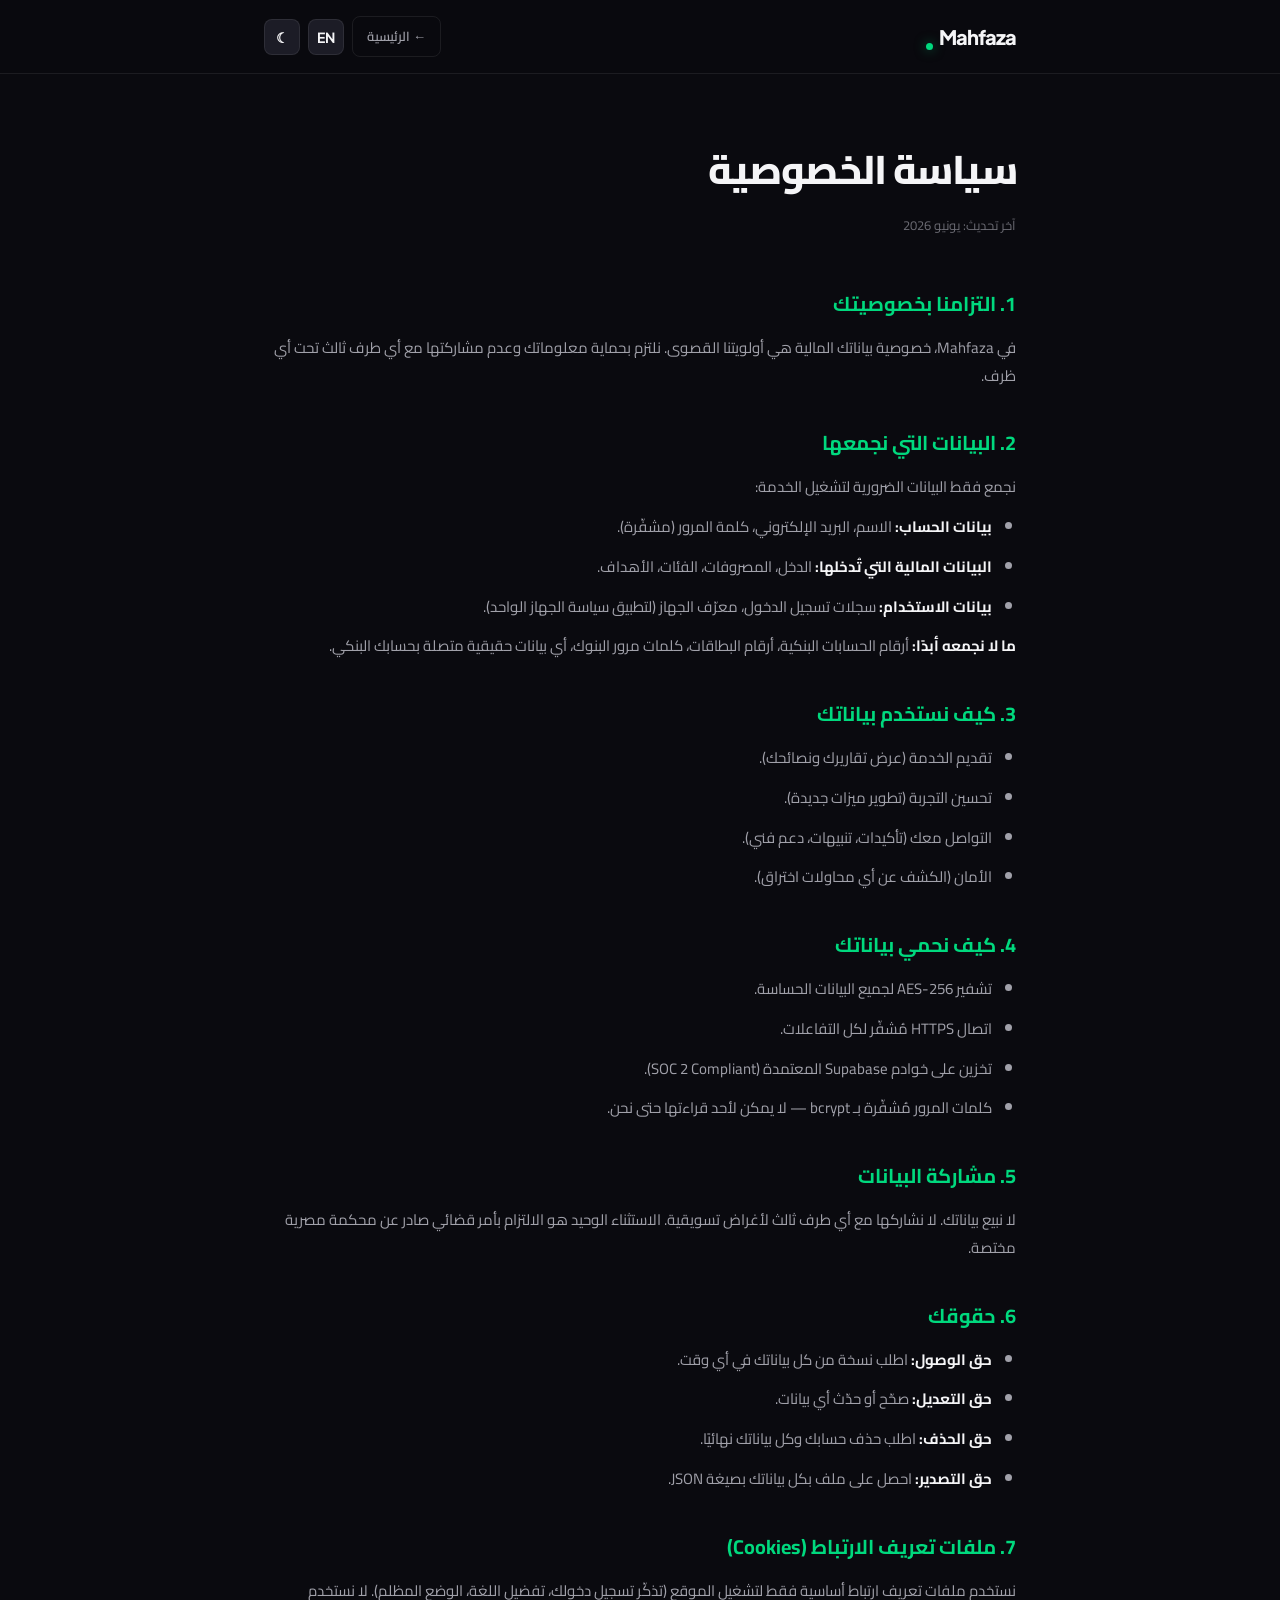
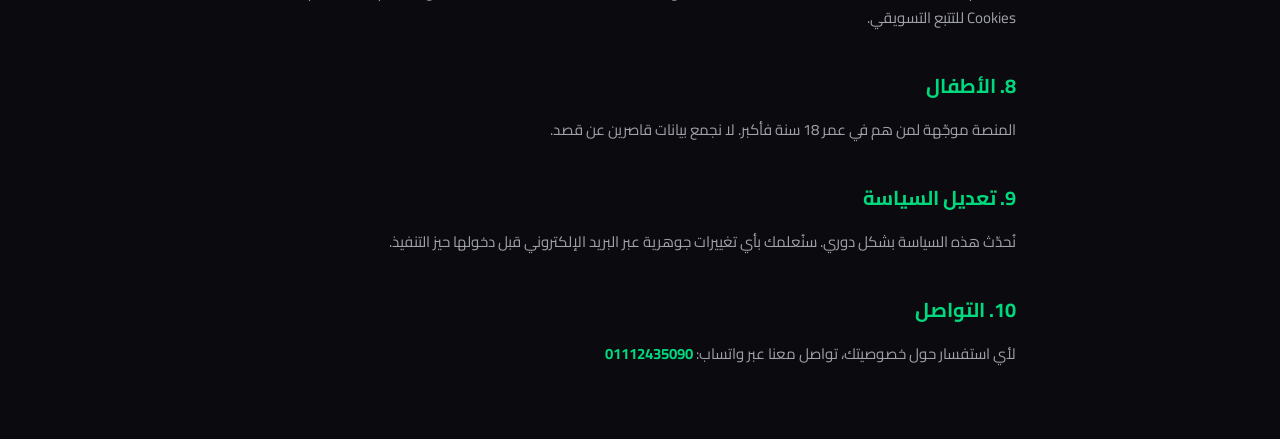
<file: privacy.html>
<!DOCTYPE html>
<html lang="ar" dir="rtl" data-theme="dark">
<head>
<meta charset="UTF-8">
<meta name="viewport" content="width=device-width, initial-scale=1.0">
<title>Privacy Policy — Mahfaza</title>
<link rel="preconnect" href="https://fonts.googleapis.com">
<link rel="preconnect" href="https://fonts.gstatic.com" crossorigin>
<link href="https://fonts.googleapis.com/css2?family=Plus+Jakarta+Sans:wght@400;700;800&family=Cairo:wght@400;600;700;800&display=swap" rel="stylesheet">
<style>
  :root { --brand:#00D97E; --transition:0.3s ease; }
  [data-theme="dark"] {
    --bg:#0A0A0F; --surface:#13131A; --surface-2:#1C1C26;
    --text:#F5F5F7; --text-2:#A1A1AA; --text-3:#6B6B73;
    --border:rgba(255,255,255,0.08); --border-2:rgba(255,255,255,0.15);
  }
  [data-theme="light"] {
    --bg:#FAFAFA; --surface:#FFFFFF; --surface-2:#F4F4F5;
    --text:#18181B; --text-2:#52525B; --text-3:#71717A;
    --border:rgba(0,0,0,0.08); --border-2:rgba(0,0,0,0.15);
  }
  * { margin:0; padding:0; box-sizing:border-box; }
  body { background:var(--bg); color:var(--text); font-family:'Cairo',sans-serif; line-height:1.8; transition:background var(--transition), color var(--transition); }
  [lang="en"] body { font-family:'Plus Jakarta Sans', sans-serif; }
  .nav { position:sticky; top:0; z-index:100; background:color-mix(in srgb, var(--bg) 85%, transparent); backdrop-filter:blur(20px); border-bottom:1px solid var(--border); padding:16px 0; }
  .nav-inner { max-width:800px; margin:0 auto; padding:0 24px; display:flex; align-items:center; justify-content:space-between; gap:12px; }
  .logo { display:flex; align-items:center; gap:6px; font-family:'Plus Jakarta Sans', sans-serif; font-weight:800; font-size:20px; color:var(--text); text-decoration:none; letter-spacing:-1px; }
  .logo-dot { width:7px; height:7px; border-radius:50%; background:var(--brand); align-self:flex-end; margin-bottom:5px; box-shadow:0 0 12px rgba(0,217,126,0.5); }
  .nav-actions { display:flex; gap:8px; align-items:center; }
  .icon-btn { width:36px; height:36px; border-radius:8px; background:var(--surface-2); border:1px solid var(--border); color:var(--text); cursor:pointer; display:flex; align-items:center; justify-content:center; font-size:14px; font-weight:700; font-family:'Plus Jakarta Sans', sans-serif; transition:all 0.2s; }
  .icon-btn:hover { border-color:var(--border-2); }
  .back-btn { padding:8px 14px; border-radius:8px; background:transparent; border:1px solid var(--border); color:var(--text-2); text-decoration:none; font-size:13px; font-weight:600; transition:all 0.2s; font-family:inherit; }
  .back-btn:hover { color:var(--text); border-color:var(--border-2); }
  .container { max-width:800px; margin:0 auto; padding:60px 24px; }
  h1 { font-size:clamp(28px, 5vw, 40px); margin-bottom:8px; font-weight:800; letter-spacing:-1.5px; }
  .meta { color:var(--text-3); font-size:13px; margin-bottom:48px; }
  h2 { font-size:20px; margin:36px 0 12px; color:var(--brand); font-weight:700; }
  p, li { color:var(--text-2); margin-bottom:12px; font-size:15px; line-height:1.85; }
  ul, ol { padding-inline-start:24px; }
  strong { color:var(--text); font-weight:700; }
</style>
</head>
<body>

<nav class="nav">
  <div class="nav-inner">
    <a href="index.html" class="logo">Mahfaza<span class="logo-dot"></span></a>
    <div class="nav-actions">
      <a href="index.html" class="back-btn" id="backBtn">← الرئيسية</a>
      <button class="icon-btn" id="langToggle">EN</button>
      <button class="icon-btn" id="themeToggle">☾</button>
    </div>
  </div>
</nav>

<div class="container">
  <h1 data-i18n="title">سياسة الخصوصية</h1>
  <div class="meta" data-i18n="updated">آخر تحديث: يونيو 2026</div>

  <h2 data-i18n="h1">1. التزامنا بخصوصيتك</h2>
  <p data-i18n="p1">في Mahfaza، خصوصية بياناتك المالية هي أولويتنا القصوى. نلتزم بحماية معلوماتك وعدم مشاركتها مع أي طرف ثالث تحت أي ظرف.</p>

  <h2 data-i18n="h2">2. البيانات التي نجمعها</h2>
  <p data-i18n="p2intro">نجمع فقط البيانات الضرورية لتشغيل الخدمة:</p>
  <ul>
    <li data-i18n="p2a"><strong>بيانات الحساب:</strong> الاسم، البريد الإلكتروني، كلمة المرور (مشفّرة).</li>
    <li data-i18n="p2b"><strong>البيانات المالية التي تُدخلها:</strong> الدخل، المصروفات، الفئات، الأهداف.</li>
    <li data-i18n="p2c"><strong>بيانات الاستخدام:</strong> سجلات تسجيل الدخول، معرّف الجهاز (لتطبيق سياسة الجهاز الواحد).</li>
  </ul>
  <p data-i18n="p2outro"><strong>ما لا نجمعه أبدًا:</strong> أرقام الحسابات البنكية، أرقام البطاقات، كلمات مرور البنوك، أي بيانات حقيقية متصلة بحسابك البنكي.</p>

  <h2 data-i18n="h3">3. كيف نستخدم بياناتك</h2>
  <ul>
    <li data-i18n="p3a">تقديم الخدمة (عرض تقاريرك ونصائحك).</li>
    <li data-i18n="p3b">تحسين التجربة (تطوير ميزات جديدة).</li>
    <li data-i18n="p3c">التواصل معك (تأكيدات، تنبيهات، دعم فني).</li>
    <li data-i18n="p3d">الأمان (الكشف عن أي محاولات اختراق).</li>
  </ul>

  <h2 data-i18n="h4">4. كيف نحمي بياناتك</h2>
  <ul>
    <li data-i18n="p4a">تشفير AES-256 لجميع البيانات الحساسة.</li>
    <li data-i18n="p4b">اتصال HTTPS مُشفّر لكل التفاعلات.</li>
    <li data-i18n="p4c">تخزين على خوادم Supabase المعتمدة (SOC 2 Compliant).</li>
    <li data-i18n="p4d">كلمات المرور مُشفّرة بـ bcrypt — لا يمكن لأحد قراءتها حتى نحن.</li>
  </ul>

  <h2 data-i18n="h5">5. مشاركة البيانات</h2>
  <p data-i18n="p5">لا نبيع بياناتك. لا نشاركها مع أي طرف ثالث لأغراض تسويقية. الاستثناء الوحيد هو الالتزام بأمر قضائي صادر عن محكمة مصرية مختصة.</p>

  <h2 data-i18n="h6">6. حقوقك</h2>
  <ul>
    <li data-i18n="p6a"><strong>حق الوصول:</strong> اطلب نسخة من كل بياناتك في أي وقت.</li>
    <li data-i18n="p6b"><strong>حق التعديل:</strong> صحّح أو حدّث أي بيانات.</li>
    <li data-i18n="p6c"><strong>حق الحذف:</strong> اطلب حذف حسابك وكل بياناتك نهائيًا.</li>
    <li data-i18n="p6d"><strong>حق التصدير:</strong> احصل على ملف بكل بياناتك بصيغة JSON.</li>
  </ul>

  <h2 data-i18n="h7">7. ملفات تعريف الارتباط (Cookies)</h2>
  <p data-i18n="p7">نستخدم ملفات تعريف ارتباط أساسية فقط لتشغيل الموقع (تذكّر تسجيل دخولك، تفضيل اللغة، الوضع المظلم). لا نستخدم Cookies للتتبع التسويقي.</p>

  <h2 data-i18n="h8">8. الأطفال</h2>
  <p data-i18n="p8">المنصة موجّهة لمن هم في عمر 18 سنة فأكبر. لا نجمع بيانات قاصرين عن قصد.</p>

  <h2 data-i18n="h9">9. تعديل السياسة</h2>
  <p data-i18n="p9">نُحدّث هذه السياسة بشكل دوري. سنُعلمك بأي تغييرات جوهرية عبر البريد الإلكتروني قبل دخولها حيز التنفيذ.</p>

  <h2 data-i18n="h10">10. التواصل</h2>
  <p data-i18n="p10">لأي استفسار حول خصوصيتك، تواصل معنا عبر واتساب: <strong style="color:var(--brand);">01112435090</strong></p>
</div>

<script>
const STRINGS = {
  ar: {
    title: 'سياسة الخصوصية', updated: 'آخر تحديث: يونيو 2026', back: '← الرئيسية',
    h1: '1. التزامنا بخصوصيتك', p1: 'في Mahfaza، خصوصية بياناتك المالية هي أولويتنا القصوى. نلتزم بحماية معلوماتك وعدم مشاركتها مع أي طرف ثالث تحت أي ظرف.',
    h2: '2. البيانات التي نجمعها', p2intro: 'نجمع فقط البيانات الضرورية لتشغيل الخدمة:',
    p2a: '<strong>بيانات الحساب:</strong> الاسم، البريد الإلكتروني، كلمة المرور (مشفّرة).',
    p2b: '<strong>البيانات المالية التي تُدخلها:</strong> الدخل، المصروفات، الفئات، الأهداف.',
    p2c: '<strong>بيانات الاستخدام:</strong> سجلات تسجيل الدخول، معرّف الجهاز (لتطبيق سياسة الجهاز الواحد).',
    p2outro: '<strong>ما لا نجمعه أبدًا:</strong> أرقام الحسابات البنكية، أرقام البطاقات، كلمات مرور البنوك، أي بيانات حقيقية متصلة بحسابك البنكي.',
    h3: '3. كيف نستخدم بياناتك',
    p3a: 'تقديم الخدمة (عرض تقاريرك ونصائحك).',
    p3b: 'تحسين التجربة (تطوير ميزات جديدة).',
    p3c: 'التواصل معك (تأكيدات، تنبيهات، دعم فني).',
    p3d: 'الأمان (الكشف عن أي محاولات اختراق).',
    h4: '4. كيف نحمي بياناتك',
    p4a: 'تشفير AES-256 لجميع البيانات الحساسة.',
    p4b: 'اتصال HTTPS مُشفّر لكل التفاعلات.',
    p4c: 'تخزين على خوادم Supabase المعتمدة (SOC 2 Compliant).',
    p4d: 'كلمات المرور مُشفّرة بـ bcrypt — لا يمكن لأحد قراءتها حتى نحن.',
    h5: '5. مشاركة البيانات', p5: 'لا نبيع بياناتك. لا نشاركها مع أي طرف ثالث لأغراض تسويقية. الاستثناء الوحيد هو الالتزام بأمر قضائي صادر عن محكمة مصرية مختصة.',
    h6: '6. حقوقك',
    p6a: '<strong>حق الوصول:</strong> اطلب نسخة من كل بياناتك في أي وقت.',
    p6b: '<strong>حق التعديل:</strong> صحّح أو حدّث أي بيانات.',
    p6c: '<strong>حق الحذف:</strong> اطلب حذف حسابك وكل بياناتك نهائيًا.',
    p6d: '<strong>حق التصدير:</strong> احصل على ملف بكل بياناتك بصيغة JSON.',
    h7: '7. ملفات تعريف الارتباط (Cookies)', p7: 'نستخدم ملفات تعريف ارتباط أساسية فقط لتشغيل الموقع (تذكّر تسجيل دخولك، تفضيل اللغة، الوضع المظلم). لا نستخدم Cookies للتتبع التسويقي.',
    h8: '8. الأطفال', p8: 'المنصة موجّهة لمن هم في عمر 18 سنة فأكبر. لا نجمع بيانات قاصرين عن قصد.',
    h9: '9. تعديل السياسة', p9: 'نُحدّث هذه السياسة بشكل دوري. سنُعلمك بأي تغييرات جوهرية عبر البريد الإلكتروني قبل دخولها حيز التنفيذ.',
    h10: '10. التواصل', p10: 'لأي استفسار حول خصوصيتك، تواصل معنا عبر واتساب: <strong style="color:var(--brand);">01112435090</strong>'
  },
  en: {
    title: 'Privacy Policy', updated: 'Last updated: June 2026', back: '← Home',
    h1: '1. Our Commitment to Your Privacy', p1: 'At Mahfaza, the privacy of your financial data is our top priority. We commit to protecting your information and never sharing it with any third party under any circumstance.',
    h2: '2. Data We Collect', p2intro: 'We collect only the data necessary to run the service:',
    p2a: '<strong>Account data:</strong> name, email address, password (encrypted).',
    p2b: '<strong>Financial data you enter:</strong> income, expenses, categories, goals.',
    p2c: '<strong>Usage data:</strong> login records, device ID (for single-device policy enforcement).',
    p2outro: '<strong>What we never collect:</strong> bank account numbers, card numbers, bank passwords, any real data connected to your bank account.',
    h3: '3. How We Use Your Data',
    p3a: 'Provide the service (showing your reports and advice).',
    p3b: 'Improve the experience (developing new features).',
    p3c: 'Contact you (confirmations, alerts, technical support).',
    p3d: 'Security (detecting any hacking attempts).',
    h4: '4. How We Protect Your Data',
    p4a: 'AES-256 encryption for all sensitive data.',
    p4b: 'Encrypted HTTPS connection for all interactions.',
    p4c: 'Storage on certified Supabase servers (SOC 2 Compliant).',
    p4d: 'Passwords encrypted with bcrypt — no one can read them, not even us.',
    h5: '5. Data Sharing', p5: 'We do not sell your data. We do not share it with any third party for marketing purposes. The only exception is compliance with a court order issued by a competent Egyptian court.',
    h6: '6. Your Rights',
    p6a: '<strong>Right to access:</strong> request a copy of all your data at any time.',
    p6b: '<strong>Right to correct:</strong> fix or update any data.',
    p6c: '<strong>Right to delete:</strong> request permanent deletion of your account and all your data.',
    p6d: '<strong>Right to export:</strong> get a file with all your data in JSON format.',
    h7: '7. Cookies', p7: 'We use only essential cookies to run the site (remember your login, language preference, dark mode). We do not use cookies for marketing tracking.',
    h8: '8. Children', p8: 'The platform is intended for those 18 years and older. We do not knowingly collect data from minors.',
    h9: '9. Policy Modifications', p9: 'We update this policy periodically. We will notify you of any material changes via email before they take effect.',
    h10: '10. Contact', p10: 'For any question about your privacy, contact us via WhatsApp: <strong style="color:var(--brand);">01112435090</strong>'
  }
};

function applyLanguage(lang) {
  document.documentElement.setAttribute('lang', lang);
  document.documentElement.setAttribute('dir', lang === 'ar' ? 'rtl' : 'ltr');
  const dict = STRINGS[lang];
  document.querySelectorAll('[data-i18n]').forEach(el => {
    const key = el.getAttribute('data-i18n');
    if (dict[key]) el.innerHTML = dict[key];
  });
  document.getElementById('backBtn').textContent = dict.back;
  document.getElementById('langToggle').textContent = lang === 'ar' ? 'EN' : 'ع';
  document.title = dict.title + ' — Mahfaza';
  localStorage.setItem('mahfaza_lang', lang);
}

function applyTheme(theme) {
  document.documentElement.setAttribute('data-theme', theme);
  document.getElementById('themeToggle').textContent = theme === 'dark' ? '☾' : '☀';
  localStorage.setItem('mahfaza_theme', theme);
}

document.getElementById('langToggle').addEventListener('click', () => {
  const cur = document.documentElement.getAttribute('lang') || 'ar';
  applyLanguage(cur === 'ar' ? 'en' : 'ar');
});
document.getElementById('themeToggle').addEventListener('click', () => {
  const cur = document.documentElement.getAttribute('data-theme') || 'dark';
  applyTheme(cur === 'dark' ? 'light' : 'dark');
});

applyLanguage(localStorage.getItem('mahfaza_lang') || 'ar');
applyTheme(localStorage.getItem('mahfaza_theme') || 'dark');
</script>
</body>
</html>
</file>
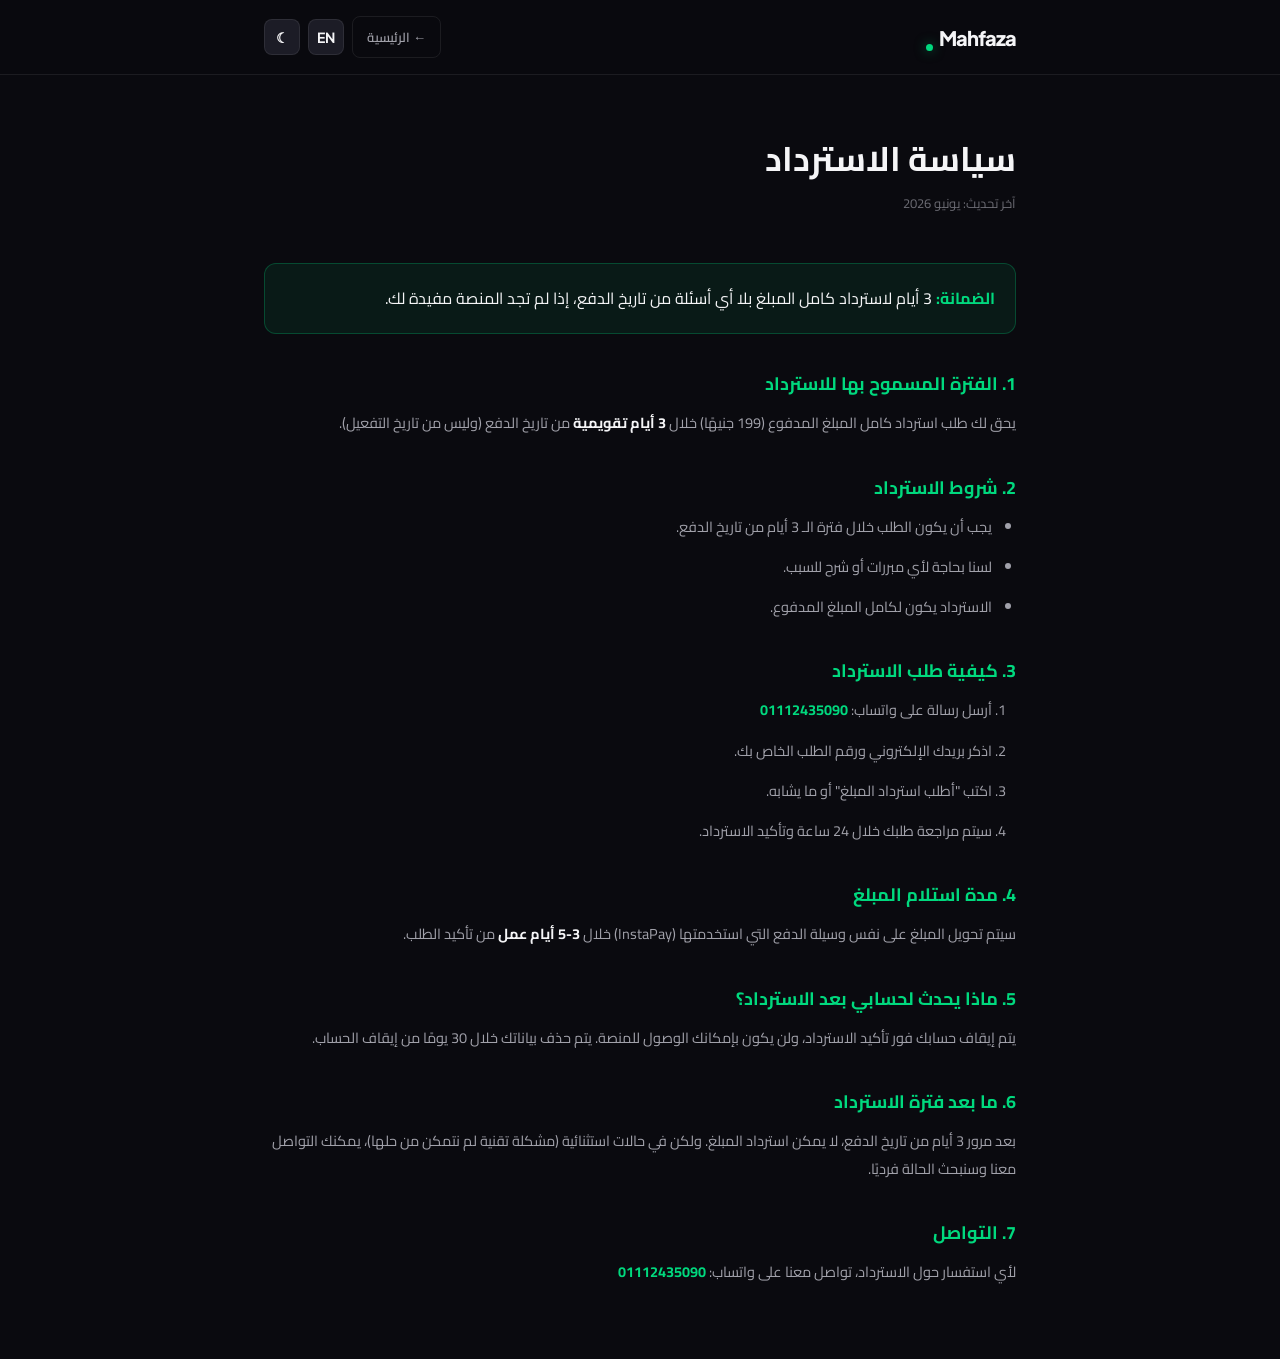
<file: refund.html>
<!DOCTYPE html>
<html lang="ar" dir="rtl" data-theme="dark">
<head>
<meta charset="UTF-8">
<meta name="viewport" content="width=device-width, initial-scale=1.0">
<title>Refund Policy — Mahfaza</title>
<link rel="preconnect" href="https://fonts.googleapis.com">
<link rel="preconnect" href="https://fonts.gstatic.com" crossorigin>
<link href="https://fonts.googleapis.com/css2?family=Plus+Jakarta+Sans:wght@400;700;800&family=Cairo:wght@400;600;700;800&display=swap" rel="stylesheet">
<style>
  :root { --brand:#00D97E; --transition:0.3s ease; }
  [data-theme="dark"] {
    --bg:#0A0A0F; --surface:#13131A; --surface-2:#1C1C26;
    --text:#F5F5F7; --text-2:#A1A1AA; --text-3:#6B6B73;
    --border:rgba(255,255,255,0.08); --border-2:rgba(255,255,255,0.15);
  }
  [data-theme="light"] {
    --bg:#FAFAFA; --surface:#FFFFFF; --surface-2:#F4F4F5;
    --text:#18181B; --text-2:#52525B; --text-3:#71717A;
    --border:rgba(0,0,0,0.08); --border-2:rgba(0,0,0,0.15);
  }
  * { margin:0; padding:0; box-sizing:border-box; }
  body { background:var(--bg); color:var(--text); font-family:'Cairo',sans-serif; line-height:1.8; transition:background var(--transition), color var(--transition); }
  [lang="en"] body { font-family:'Plus Jakarta Sans', sans-serif; }
  .nav { position:sticky; top:0; z-index:100; background:color-mix(in srgb, var(--bg) 85%, transparent); backdrop-filter:blur(20px); border-bottom:1px solid var(--border); padding:16px 0; }
  .nav-inner { max-width:800px; margin:0 auto; padding:0 24px; display:flex; align-items:center; justify-content:space-between; gap:12px; }
  .logo { display:flex; align-items:center; gap:6px; font-family:'Plus Jakarta Sans', sans-serif; font-weight:800; font-size:20px; color:var(--text); text-decoration:none; letter-spacing:-1px; }
  .logo-dot { width:7px; height:7px; border-radius:50%; background:var(--brand); align-self:flex-end; margin-bottom:5px; box-shadow:0 0 12px rgba(0,217,126,0.5); }
  .nav-actions { display:flex; gap:8px; align-items:center; }
  .icon-btn { width:36px; height:36px; border-radius:8px; background:var(--surface-2); border:1px solid var(--border); color:var(--text); cursor:pointer; display:flex; align-items:center; justify-content:center; font-size:14px; font-weight:700; font-family:'Plus Jakarta Sans', sans-serif; transition:all 0.2s; }
  .icon-btn:hover { border-color:var(--border-2); }
  .back-btn { padding:8px 14px; border-radius:8px; background:transparent; border:1px solid var(--border); color:var(--text-2); text-decoration:none; font-size:13px; font-weight:600; transition:all 0.2s; font-family:inherit; }
  .back-btn:hover { color:var(--text); border-color:var(--border-2); }
  .container { max-width:800px; margin:0 auto; padding:60px 24px; }
  h1 { font-size:clamp(28px, 5vw, 40px); margin-bottom:8px; font-weight:800; letter-spacing:-1.5px; }
  .meta { color:var(--text-3); font-size:13px; margin-bottom:48px; }
  h2 { font-size:20px; margin:36px 0 12px; color:var(--brand); font-weight:700; }
  p, li { color:var(--text-2); margin-bottom:12px; font-size:15px; line-height:1.85; }
  ul, ol { padding-inline-start:24px; }
  strong { color:var(--text); font-weight:700; }
  .highlight { background:rgba(0,217,126,0.08); border:1px solid rgba(0,217,126,0.25); border-radius:12px; padding:20px; margin:24px 0; }
  .highlight strong { color:var(--brand); }

  /* Arabic typography fixes — negative letter-spacing breaks cursive Arabic */
  [lang="ar"] h1 { letter-spacing: 0 !important; font-size: clamp(24px, 4vw, 34px); line-height: 1.4; font-weight: 700; }
  [lang="ar"] h2 { letter-spacing: 0 !important; font-size: 18px; line-height: 1.5; }
  [lang="ar"] p, [lang="ar"] li { font-size: 14.5px; line-height: 1.95; }
  [lang="ar"] body { line-height: 1.85; }
</style>
</head>
<body>

<nav class="nav">
  <div class="nav-inner">
    <a href="index.html" class="logo">Mahfaza<span class="logo-dot"></span></a>
    <div class="nav-actions">
      <a href="index.html" class="back-btn" id="backBtn">← الرئيسية</a>
      <button class="icon-btn" id="langToggle">EN</button>
      <button class="icon-btn" id="themeToggle">☾</button>
    </div>
  </div>
</nav>

<div class="container">
  <h1 data-i18n="title">سياسة الاسترداد</h1>
  <div class="meta" data-i18n="updated">آخر تحديث: يونيو 2026</div>

  <div class="highlight">
    <strong data-i18n="guarantee">الضمانة:</strong> <span data-i18n="guaranteeText">3 أيام لاسترداد كامل المبلغ بلا أي أسئلة من تاريخ الدفع، إذا لم تجد المنصة مفيدة لك.</span>
  </div>

  <h2 data-i18n="h1">1. الفترة المسموح بها للاسترداد</h2>
  <p data-i18n="p1">يحق لك طلب استرداد كامل المبلغ المدفوع (199 جنيهًا) خلال <strong>3 أيام تقويمية</strong> من تاريخ الدفع (وليس من تاريخ التفعيل).</p>

  <h2 data-i18n="h2">2. شروط الاسترداد</h2>
  <ul>
    <li data-i18n="p2a">يجب أن يكون الطلب خلال فترة الـ 3 أيام من تاريخ الدفع.</li>
    <li data-i18n="p2b">لسنا بحاجة لأي مبررات أو شرح للسبب.</li>
    <li data-i18n="p2c">الاسترداد يكون لكامل المبلغ المدفوع.</li>
  </ul>

  <h2 data-i18n="h3">3. كيفية طلب الاسترداد</h2>
  <ol>
    <li data-i18n="p3a">أرسل رسالة على واتساب: <strong style="color:var(--brand);">01112435090</strong></li>
    <li data-i18n="p3b">اذكر بريدك الإلكتروني ورقم الطلب الخاص بك.</li>
    <li data-i18n="p3c">اكتب "أطلب استرداد المبلغ" أو ما يشابه.</li>
    <li data-i18n="p3d">سيتم مراجعة طلبك خلال 24 ساعة وتأكيد الاسترداد.</li>
  </ol>

  <h2 data-i18n="h4">4. مدة استلام المبلغ</h2>
  <p data-i18n="p4">سيتم تحويل المبلغ على نفس وسيلة الدفع التي استخدمتها (InstaPay) خلال <strong>3-5 أيام عمل</strong> من تأكيد الطلب.</p>

  <h2 data-i18n="h5">5. ماذا يحدث لحسابي بعد الاسترداد؟</h2>
  <p data-i18n="p5">يتم إيقاف حسابك فور تأكيد الاسترداد، ولن يكون بإمكانك الوصول للمنصة. يتم حذف بياناتك خلال 30 يومًا من إيقاف الحساب.</p>

  <h2 data-i18n="h6">6. ما بعد فترة الاسترداد</h2>
  <p data-i18n="p6">بعد مرور 3 أيام من تاريخ الدفع، لا يمكن استرداد المبلغ. ولكن في حالات استثنائية (مشكلة تقنية لم نتمكن من حلها)، يمكنك التواصل معنا وسنبحث الحالة فرديًا.</p>

  <h2 data-i18n="h7">7. التواصل</h2>
  <p data-i18n="p7">لأي استفسار حول الاسترداد، تواصل معنا على واتساب: <strong style="color:var(--brand);">01112435090</strong></p>
</div>

<script>
const STRINGS = {
  ar: {
    title: 'سياسة الاسترداد', updated: 'آخر تحديث: يونيو 2026', back: '← الرئيسية',
    guarantee: 'الضمانة:', guaranteeText: '3 أيام لاسترداد كامل المبلغ بلا أي أسئلة من تاريخ الدفع، إذا لم تجد المنصة مفيدة لك.',
    h1: '1. الفترة المسموح بها للاسترداد', p1: 'يحق لك طلب استرداد كامل المبلغ المدفوع (199 جنيهًا) خلال <strong>3 أيام تقويمية</strong> من تاريخ الدفع (وليس من تاريخ التفعيل).',
    h2: '2. شروط الاسترداد',
    p2a: 'يجب أن يكون الطلب خلال فترة الـ 3 أيام من تاريخ الدفع.',
    p2b: 'لسنا بحاجة لأي مبررات أو شرح للسبب.',
    p2c: 'الاسترداد يكون لكامل المبلغ المدفوع.',
    h3: '3. كيفية طلب الاسترداد',
    p3a: 'أرسل رسالة على واتساب: <strong style="color:var(--brand);">01112435090</strong>',
    p3b: 'اذكر بريدك الإلكتروني ورقم الطلب الخاص بك.',
    p3c: 'اكتب "أطلب استرداد المبلغ" أو ما يشابه.',
    p3d: 'سيتم مراجعة طلبك خلال 24 ساعة وتأكيد الاسترداد.',
    h4: '4. مدة استلام المبلغ', p4: 'سيتم تحويل المبلغ على نفس وسيلة الدفع التي استخدمتها (InstaPay) خلال <strong>3-5 أيام عمل</strong> من تأكيد الطلب.',
    h5: '5. ماذا يحدث لحسابي بعد الاسترداد؟', p5: 'يتم إيقاف حسابك فور تأكيد الاسترداد، ولن يكون بإمكانك الوصول للمنصة. يتم حذف بياناتك خلال 30 يومًا من إيقاف الحساب.',
    h6: '6. ما بعد فترة الاسترداد', p6: 'بعد مرور 3 أيام من تاريخ الدفع، لا يمكن استرداد المبلغ. ولكن في حالات استثنائية (مشكلة تقنية لم نتمكن من حلها)، يمكنك التواصل معنا وسنبحث الحالة فرديًا.',
    h7: '7. التواصل', p7: 'لأي استفسار حول الاسترداد، تواصل معنا على واتساب: <strong style="color:var(--brand);">01112435090</strong>'
  },
  en: {
    title: 'Refund Policy', updated: 'Last updated: June 2026', back: '← Home',
    guarantee: 'Guarantee:', guaranteeText: '3 days for a full refund from payment date with no questions asked, if you find the platform isn\'t useful for you.',
    h1: '1. Refund Window', p1: 'You are entitled to request a full refund of the amount paid (199 EGP) within <strong>3 calendar days</strong> from the payment date (not the activation date).',
    h2: '2. Refund Conditions',
    p2a: 'The request must be within the 3-day window from payment date.',
    p2b: 'We don\'t need any justification or explanation.',
    p2c: 'The refund is for the full amount paid.',
    h3: '3. How to Request a Refund',
    p3a: 'Send a WhatsApp message: <strong style="color:var(--brand);">01112435090</strong>',
    p3b: 'Mention your email and your Order ID.',
    p3c: 'Write "I request a refund" or similar.',
    p3d: 'Your request will be reviewed within 24 hours and the refund confirmed.',
    h4: '4. Time to Receive the Refund', p4: 'The amount will be transferred via the same payment method you used (InstaPay) within <strong>3-5 business days</strong> of confirmation.',
    h5: '5. What Happens to My Account After Refund?', p5: 'Your account is suspended immediately upon refund confirmation, and you will no longer have access to the platform. Your data is deleted within 30 days of suspension.',
    h6: '6. Beyond the Refund Window', p6: 'After 3 days from payment date, refunds are not available. However, in exceptional cases (a technical issue we couldn\'t resolve), you can contact us and we\'ll review the case individually.',
    h7: '7. Contact', p7: 'For any question about refunds, contact us via WhatsApp: <strong style="color:var(--brand);">01112435090</strong>'
  }
};

function applyLanguage(lang) {
  document.documentElement.setAttribute('lang', lang);
  document.documentElement.setAttribute('dir', lang === 'ar' ? 'rtl' : 'ltr');
  const dict = STRINGS[lang];
  document.querySelectorAll('[data-i18n]').forEach(el => {
    const key = el.getAttribute('data-i18n');
    if (dict[key]) el.innerHTML = dict[key];
  });
  document.getElementById('backBtn').textContent = dict.back;
  document.getElementById('langToggle').textContent = lang === 'ar' ? 'EN' : 'ع';
  document.title = dict.title + ' — Mahfaza';
  localStorage.setItem('mahfaza_lang', lang);
}

function applyTheme(theme) {
  document.documentElement.setAttribute('data-theme', theme);
  document.getElementById('themeToggle').textContent = theme === 'dark' ? '☾' : '☀';
  localStorage.setItem('mahfaza_theme', theme);
}

document.getElementById('langToggle').addEventListener('click', () => {
  const cur = document.documentElement.getAttribute('lang') || 'ar';
  applyLanguage(cur === 'ar' ? 'en' : 'ar');
});
document.getElementById('themeToggle').addEventListener('click', () => {
  const cur = document.documentElement.getAttribute('data-theme') || 'dark';
  applyTheme(cur === 'dark' ? 'light' : 'dark');
});

applyLanguage(localStorage.getItem('mahfaza_lang') || 'ar');
applyTheme(localStorage.getItem('mahfaza_theme') || 'dark');
</script>
</body>
</html>
</file>
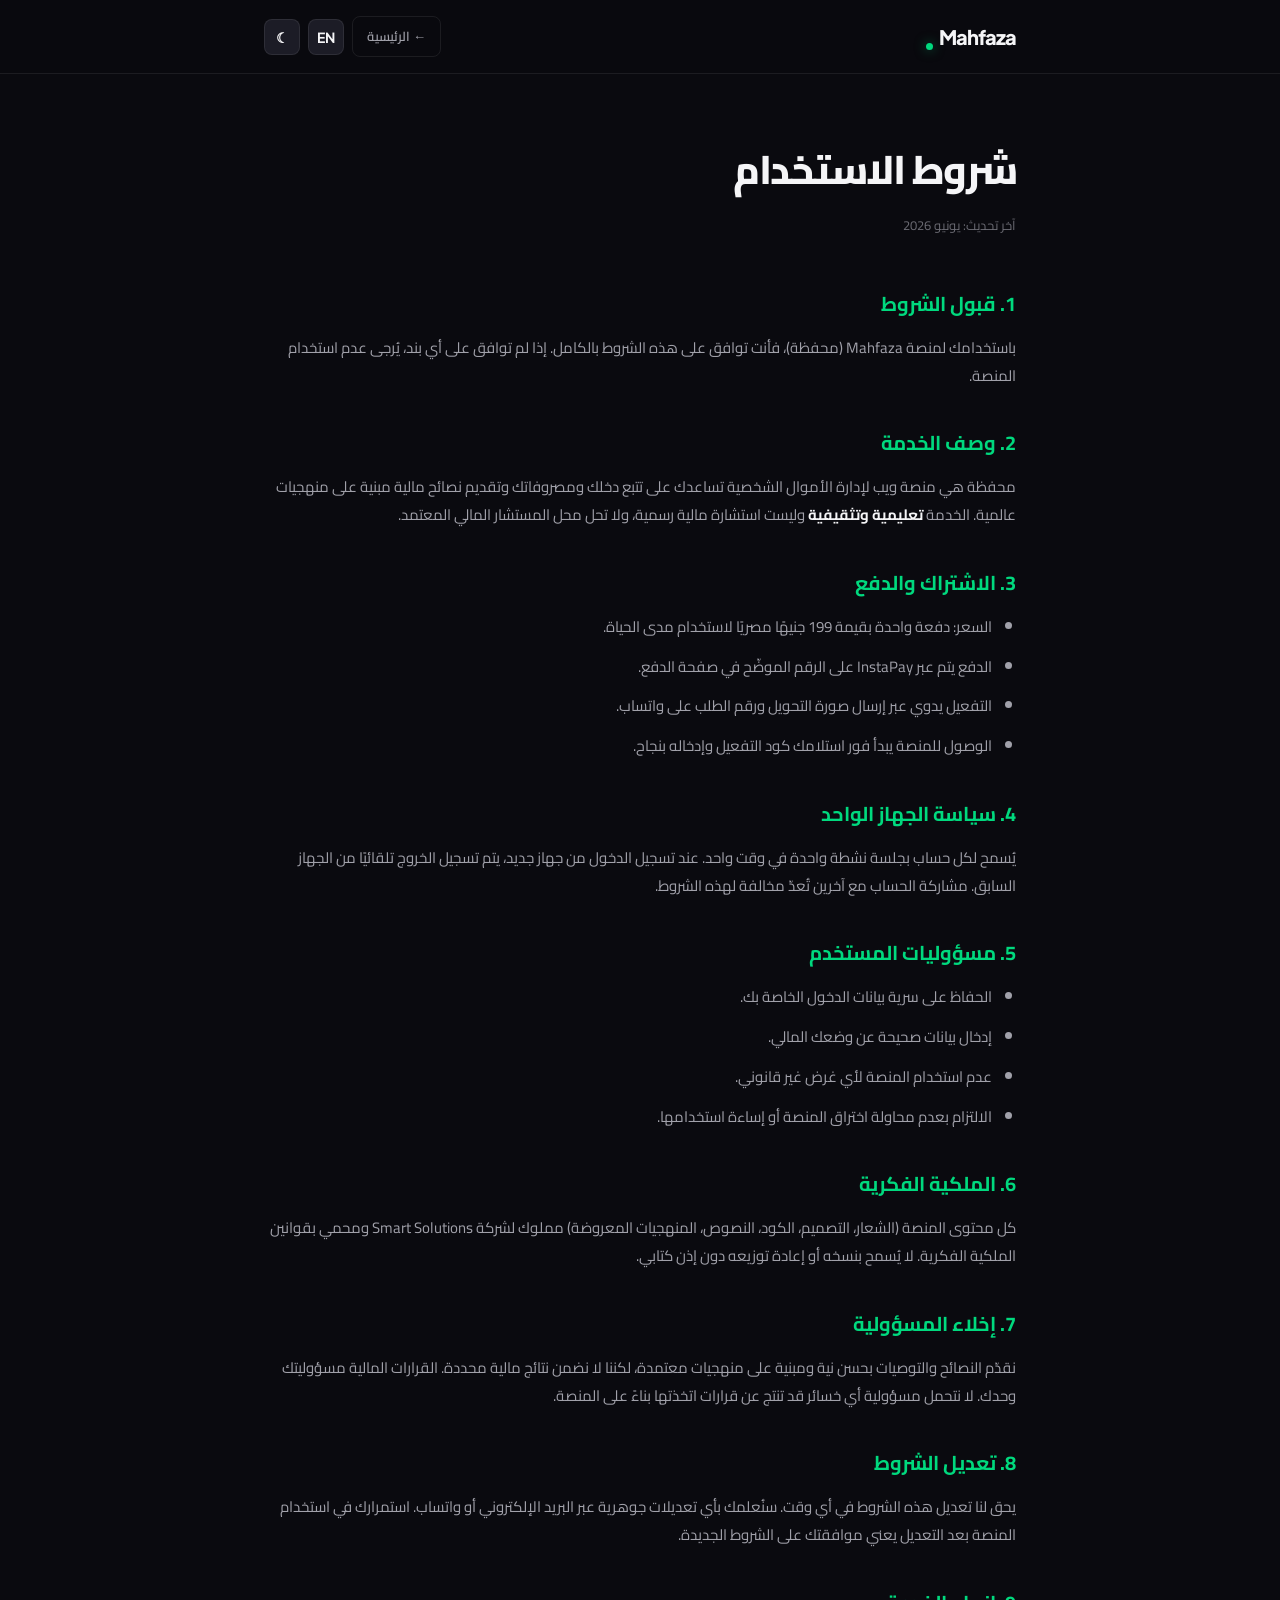
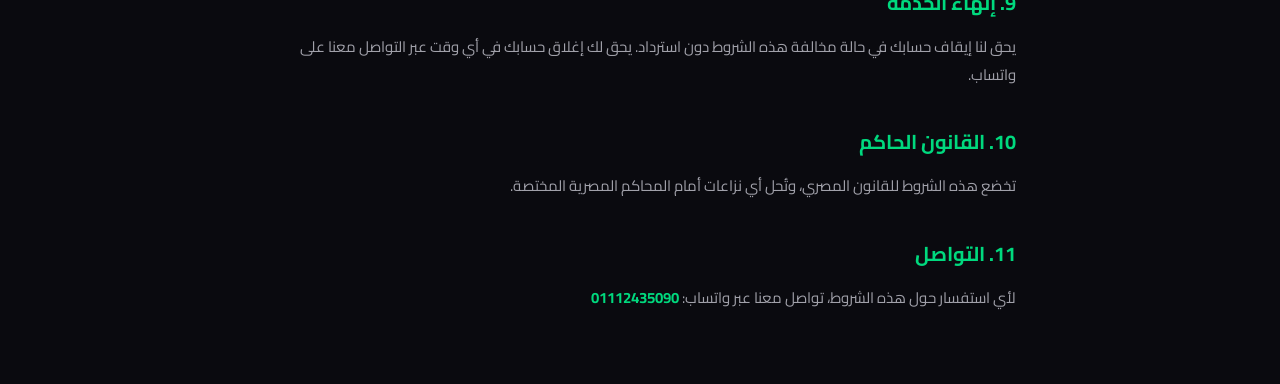
<file: terms.html>
<!DOCTYPE html>
<html lang="ar" dir="rtl" data-theme="dark">
<head>
<meta charset="UTF-8">
<meta name="viewport" content="width=device-width, initial-scale=1.0">
<title>Terms of Service — Mahfaza</title>
<link rel="preconnect" href="https://fonts.googleapis.com">
<link rel="preconnect" href="https://fonts.gstatic.com" crossorigin>
<link href="https://fonts.googleapis.com/css2?family=Plus+Jakarta+Sans:wght@400;700;800&family=Cairo:wght@400;600;700;800&display=swap" rel="stylesheet">
<style>
  :root { --brand:#00D97E; --transition:0.3s ease; }
  [data-theme="dark"] {
    --bg:#0A0A0F; --surface:#13131A; --surface-2:#1C1C26;
    --text:#F5F5F7; --text-2:#A1A1AA; --text-3:#6B6B73;
    --border:rgba(255,255,255,0.08); --border-2:rgba(255,255,255,0.15);
  }
  [data-theme="light"] {
    --bg:#FAFAFA; --surface:#FFFFFF; --surface-2:#F4F4F5;
    --text:#18181B; --text-2:#52525B; --text-3:#71717A;
    --border:rgba(0,0,0,0.08); --border-2:rgba(0,0,0,0.15);
  }
  * { margin:0; padding:0; box-sizing:border-box; }
  body { background:var(--bg); color:var(--text); font-family:'Cairo',sans-serif; line-height:1.8; transition:background var(--transition), color var(--transition); }
  [lang="en"] body { font-family:'Plus Jakarta Sans', sans-serif; }
  .nav { position:sticky; top:0; z-index:100; background:color-mix(in srgb, var(--bg) 85%, transparent); backdrop-filter:blur(20px); border-bottom:1px solid var(--border); padding:16px 0; }
  .nav-inner { max-width:800px; margin:0 auto; padding:0 24px; display:flex; align-items:center; justify-content:space-between; gap:12px; }
  .logo { display:flex; align-items:center; gap:6px; font-family:'Plus Jakarta Sans', sans-serif; font-weight:800; font-size:20px; color:var(--text); text-decoration:none; letter-spacing:-1px; }
  .logo-dot { width:7px; height:7px; border-radius:50%; background:var(--brand); align-self:flex-end; margin-bottom:5px; box-shadow:0 0 12px rgba(0,217,126,0.5); }
  .nav-actions { display:flex; gap:8px; align-items:center; }
  .icon-btn { width:36px; height:36px; border-radius:8px; background:var(--surface-2); border:1px solid var(--border); color:var(--text); cursor:pointer; display:flex; align-items:center; justify-content:center; font-size:14px; font-weight:700; font-family:'Plus Jakarta Sans', sans-serif; transition:all 0.2s; }
  .icon-btn:hover { border-color:var(--border-2); }
  .back-btn { padding:8px 14px; border-radius:8px; background:transparent; border:1px solid var(--border); color:var(--text-2); text-decoration:none; font-size:13px; font-weight:600; transition:all 0.2s; font-family:inherit; }
  .back-btn:hover { color:var(--text); border-color:var(--border-2); }
  .container { max-width:800px; margin:0 auto; padding:60px 24px; }
  h1 { font-size:clamp(28px, 5vw, 40px); margin-bottom:8px; font-weight:800; letter-spacing:-1.5px; }
  .meta { color:var(--text-3); font-size:13px; margin-bottom:48px; }
  h2 { font-size:20px; margin:36px 0 12px; color:var(--brand); font-weight:700; }
  p, li { color:var(--text-2); margin-bottom:12px; font-size:15px; line-height:1.85; }
  ul, ol { padding-inline-start:24px; }
  strong { color:var(--text); font-weight:700; }
  .highlight { background:rgba(0,217,126,0.08); border:1px solid rgba(0,217,126,0.25); border-radius:12px; padding:20px; margin:24px 0; }
  .highlight strong { color:var(--brand); }
</style>
</head>
<body>

<nav class="nav">
  <div class="nav-inner">
    <a href="index.html" class="logo">Mahfaza<span class="logo-dot"></span></a>
    <div class="nav-actions">
      <a href="index.html" class="back-btn" id="backBtn">← الرئيسية</a>
      <button class="icon-btn" id="langToggle" aria-label="Toggle language">EN</button>
      <button class="icon-btn" id="themeToggle" aria-label="Toggle theme">☾</button>
    </div>
  </div>
</nav>

<div class="container">
  <h1 data-i18n="title">شروط الاستخدام</h1>
  <div class="meta" data-i18n="updated">آخر تحديث: يونيو 2026</div>

  <h2 data-i18n="h1">1. قبول الشروط</h2>
  <p data-i18n="p1">باستخدامك لمنصة Mahfaza (محفظة)، فأنت توافق على هذه الشروط بالكامل. إذا لم توافق على أي بند، يُرجى عدم استخدام المنصة.</p>

  <h2 data-i18n="h2">2. وصف الخدمة</h2>
  <p data-i18n="p2">محفظة هي منصة ويب لإدارة الأموال الشخصية تساعدك على تتبع دخلك ومصروفاتك وتقديم نصائح مالية مبنية على منهجيات عالمية. الخدمة <strong>تعليمية وتثقيفية</strong> وليست استشارة مالية رسمية، ولا تحل محل المستشار المالي المعتمد.</p>

  <h2 data-i18n="h3">3. الاشتراك والدفع</h2>
  <ul>
    <li data-i18n="p3a">السعر: دفعة واحدة بقيمة 199 جنيهًا مصريًا لاستخدام مدى الحياة.</li>
    <li data-i18n="p3b">الدفع يتم عبر InstaPay على الرقم الموضّح في صفحة الدفع.</li>
    <li data-i18n="p3c">التفعيل يدوي عبر إرسال صورة التحويل ورقم الطلب على واتساب.</li>
    <li data-i18n="p3d">الوصول للمنصة يبدأ فور استلامك كود التفعيل وإدخاله بنجاح.</li>
  </ul>

  <h2 data-i18n="h4">4. سياسة الجهاز الواحد</h2>
  <p data-i18n="p4">يُسمح لكل حساب بجلسة نشطة واحدة في وقت واحد. عند تسجيل الدخول من جهاز جديد، يتم تسجيل الخروج تلقائيًا من الجهاز السابق. مشاركة الحساب مع آخرين تُعدّ مخالفة لهذه الشروط.</p>

  <h2 data-i18n="h5">5. مسؤوليات المستخدم</h2>
  <ul>
    <li data-i18n="p5a">الحفاظ على سرية بيانات الدخول الخاصة بك.</li>
    <li data-i18n="p5b">إدخال بيانات صحيحة عن وضعك المالي.</li>
    <li data-i18n="p5c">عدم استخدام المنصة لأي غرض غير قانوني.</li>
    <li data-i18n="p5d">الالتزام بعدم محاولة اختراق المنصة أو إساءة استخدامها.</li>
  </ul>

  <h2 data-i18n="h6">6. الملكية الفكرية</h2>
  <p data-i18n="p6">كل محتوى المنصة (الشعار، التصميم، الكود، النصوص، المنهجيات المعروضة) مملوك لشركة Smart Solutions ومحمي بقوانين الملكية الفكرية. لا يُسمح بنسخه أو إعادة توزيعه دون إذن كتابي.</p>

  <h2 data-i18n="h7">7. إخلاء المسؤولية</h2>
  <p data-i18n="p7">نقدّم النصائح والتوصيات بحسن نية ومبنية على منهجيات معتمدة، لكننا لا نضمن نتائج مالية محددة. القرارات المالية مسؤوليتك وحدك. لا نتحمل مسؤولية أي خسائر قد تنتج عن قرارات اتخذتها بناءً على المنصة.</p>

  <h2 data-i18n="h8">8. تعديل الشروط</h2>
  <p data-i18n="p8">يحق لنا تعديل هذه الشروط في أي وقت. سنُعلمك بأي تعديلات جوهرية عبر البريد الإلكتروني أو واتساب. استمرارك في استخدام المنصة بعد التعديل يعني موافقتك على الشروط الجديدة.</p>

  <h2 data-i18n="h9">9. إنهاء الخدمة</h2>
  <p data-i18n="p9">يحق لنا إيقاف حسابك في حالة مخالفة هذه الشروط دون استرداد. يحق لك إغلاق حسابك في أي وقت عبر التواصل معنا على واتساب.</p>

  <h2 data-i18n="h10">10. القانون الحاكم</h2>
  <p data-i18n="p10">تخضع هذه الشروط للقانون المصري، وتُحل أي نزاعات أمام المحاكم المصرية المختصة.</p>

  <h2 data-i18n="h11">11. التواصل</h2>
  <p data-i18n="p11">لأي استفسار حول هذه الشروط، تواصل معنا عبر واتساب: <strong style="color:var(--brand);">01112435090</strong></p>
</div>

<script>
const STRINGS = {
  ar: {
    title: 'شروط الاستخدام', updated: 'آخر تحديث: يونيو 2026', back: '← الرئيسية',
    h1: '1. قبول الشروط', p1: 'باستخدامك لمنصة Mahfaza (محفظة)، فأنت توافق على هذه الشروط بالكامل. إذا لم توافق على أي بند، يُرجى عدم استخدام المنصة.',
    h2: '2. وصف الخدمة', p2: 'محفظة هي منصة ويب لإدارة الأموال الشخصية تساعدك على تتبع دخلك ومصروفاتك وتقديم نصائح مالية مبنية على منهجيات عالمية. الخدمة <strong>تعليمية وتثقيفية</strong> وليست استشارة مالية رسمية، ولا تحل محل المستشار المالي المعتمد.',
    h3: '3. الاشتراك والدفع',
    p3a: 'السعر: دفعة واحدة بقيمة 199 جنيهًا مصريًا لاستخدام مدى الحياة.',
    p3b: 'الدفع يتم عبر InstaPay على الرقم الموضّح في صفحة الدفع.',
    p3c: 'التفعيل يدوي عبر إرسال صورة التحويل ورقم الطلب على واتساب.',
    p3d: 'الوصول للمنصة يبدأ فور استلامك كود التفعيل وإدخاله بنجاح.',
    h4: '4. سياسة الجهاز الواحد', p4: 'يُسمح لكل حساب بجلسة نشطة واحدة في وقت واحد. عند تسجيل الدخول من جهاز جديد، يتم تسجيل الخروج تلقائيًا من الجهاز السابق. مشاركة الحساب مع آخرين تُعدّ مخالفة لهذه الشروط.',
    h5: '5. مسؤوليات المستخدم',
    p5a: 'الحفاظ على سرية بيانات الدخول الخاصة بك.',
    p5b: 'إدخال بيانات صحيحة عن وضعك المالي.',
    p5c: 'عدم استخدام المنصة لأي غرض غير قانوني.',
    p5d: 'الالتزام بعدم محاولة اختراق المنصة أو إساءة استخدامها.',
    h6: '6. الملكية الفكرية', p6: 'كل محتوى المنصة (الشعار، التصميم، الكود، النصوص، المنهجيات المعروضة) مملوك لشركة Smart Solutions ومحمي بقوانين الملكية الفكرية. لا يُسمح بنسخه أو إعادة توزيعه دون إذن كتابي.',
    h7: '7. إخلاء المسؤولية', p7: 'نقدّم النصائح والتوصيات بحسن نية ومبنية على منهجيات معتمدة، لكننا لا نضمن نتائج مالية محددة. القرارات المالية مسؤوليتك وحدك. لا نتحمل مسؤولية أي خسائر قد تنتج عن قرارات اتخذتها بناءً على المنصة.',
    h8: '8. تعديل الشروط', p8: 'يحق لنا تعديل هذه الشروط في أي وقت. سنُعلمك بأي تعديلات جوهرية عبر البريد الإلكتروني أو واتساب. استمرارك في استخدام المنصة بعد التعديل يعني موافقتك على الشروط الجديدة.',
    h9: '9. إنهاء الخدمة', p9: 'يحق لنا إيقاف حسابك في حالة مخالفة هذه الشروط دون استرداد. يحق لك إغلاق حسابك في أي وقت عبر التواصل معنا على واتساب.',
    h10: '10. القانون الحاكم', p10: 'تخضع هذه الشروط للقانون المصري، وتُحل أي نزاعات أمام المحاكم المصرية المختصة.',
    h11: '11. التواصل', p11: 'لأي استفسار حول هذه الشروط، تواصل معنا عبر واتساب: <strong style="color:var(--brand);">01112435090</strong>'
  },
  en: {
    title: 'Terms of Service', updated: 'Last updated: June 2026', back: '← Home',
    h1: '1. Acceptance of Terms', p1: 'By using Mahfaza, you agree to these terms in full. If you do not agree with any clause, please do not use the platform.',
    h2: '2. Service Description', p2: 'Mahfaza is a web platform for personal finance management that helps you track income, expenses, and offers financial recommendations based on global methodologies. The service is <strong>educational and informational</strong>, not formal financial advice, and does not replace a certified financial advisor.',
    h3: '3. Subscription and Payment',
    p3a: 'Price: a one-time payment of 199 EGP for lifetime access.',
    p3b: 'Payment is made via InstaPay to the number shown on the payment page.',
    p3c: 'Activation is manual by sending the transfer screenshot and Order ID via WhatsApp.',
    p3d: 'Access to the platform begins immediately after you receive and successfully enter your activation code.',
    h4: '4. Single-Device Policy', p4: 'Each account is allowed one active session at a time. When you sign in from a new device, the previous device is automatically signed out. Sharing your account with others is a violation of these terms.',
    h5: '5. User Responsibilities',
    p5a: 'Maintain the confidentiality of your login credentials.',
    p5b: 'Enter accurate data about your financial situation.',
    p5c: 'Do not use the platform for any unlawful purpose.',
    p5d: 'Do not attempt to hack or misuse the platform.',
    h6: '6. Intellectual Property', p6: 'All platform content (logo, design, code, text, methodologies presented) is owned by Smart Solutions and protected by intellectual property laws. Copying or redistribution without written permission is not allowed.',
    h7: '7. Disclaimer', p7: 'We provide advice and recommendations in good faith based on accepted methodologies, but we do not guarantee specific financial results. Financial decisions are your sole responsibility. We are not liable for any losses arising from decisions you make based on the platform.',
    h8: '8. Modification of Terms', p8: 'We may modify these terms at any time. We will notify you of any material changes via email or WhatsApp. Your continued use of the platform after modification means your acceptance of the new terms.',
    h9: '9. Termination', p9: 'We may suspend your account in case of violation of these terms without refund. You may close your account at any time by contacting us via WhatsApp.',
    h10: '10. Governing Law', p10: 'These terms are governed by Egyptian law. Any disputes are resolved before the competent Egyptian courts.',
    h11: '11. Contact', p11: 'For any inquiry about these terms, contact us via WhatsApp: <strong style="color:var(--brand);">01112435090</strong>'
  }
};

function applyLanguage(lang) {
  document.documentElement.setAttribute('lang', lang);
  document.documentElement.setAttribute('dir', lang === 'ar' ? 'rtl' : 'ltr');
  const dict = STRINGS[lang];
  document.querySelectorAll('[data-i18n]').forEach(el => {
    const key = el.getAttribute('data-i18n');
    if (dict[key]) el.innerHTML = dict[key];
  });
  document.getElementById('backBtn').textContent = dict.back;
  document.getElementById('langToggle').textContent = lang === 'ar' ? 'EN' : 'ع';
  document.title = dict.title + ' — Mahfaza';
  localStorage.setItem('mahfaza_lang', lang);
}

function applyTheme(theme) {
  document.documentElement.setAttribute('data-theme', theme);
  document.getElementById('themeToggle').textContent = theme === 'dark' ? '☾' : '☀';
  localStorage.setItem('mahfaza_theme', theme);
}

document.getElementById('langToggle').addEventListener('click', () => {
  const cur = document.documentElement.getAttribute('lang') || 'ar';
  applyLanguage(cur === 'ar' ? 'en' : 'ar');
});
document.getElementById('themeToggle').addEventListener('click', () => {
  const cur = document.documentElement.getAttribute('data-theme') || 'dark';
  applyTheme(cur === 'dark' ? 'light' : 'dark');
});

applyLanguage(localStorage.getItem('mahfaza_lang') || 'ar');
applyTheme(localStorage.getItem('mahfaza_theme') || 'dark');
</script>
</body>
</html>
</file>
